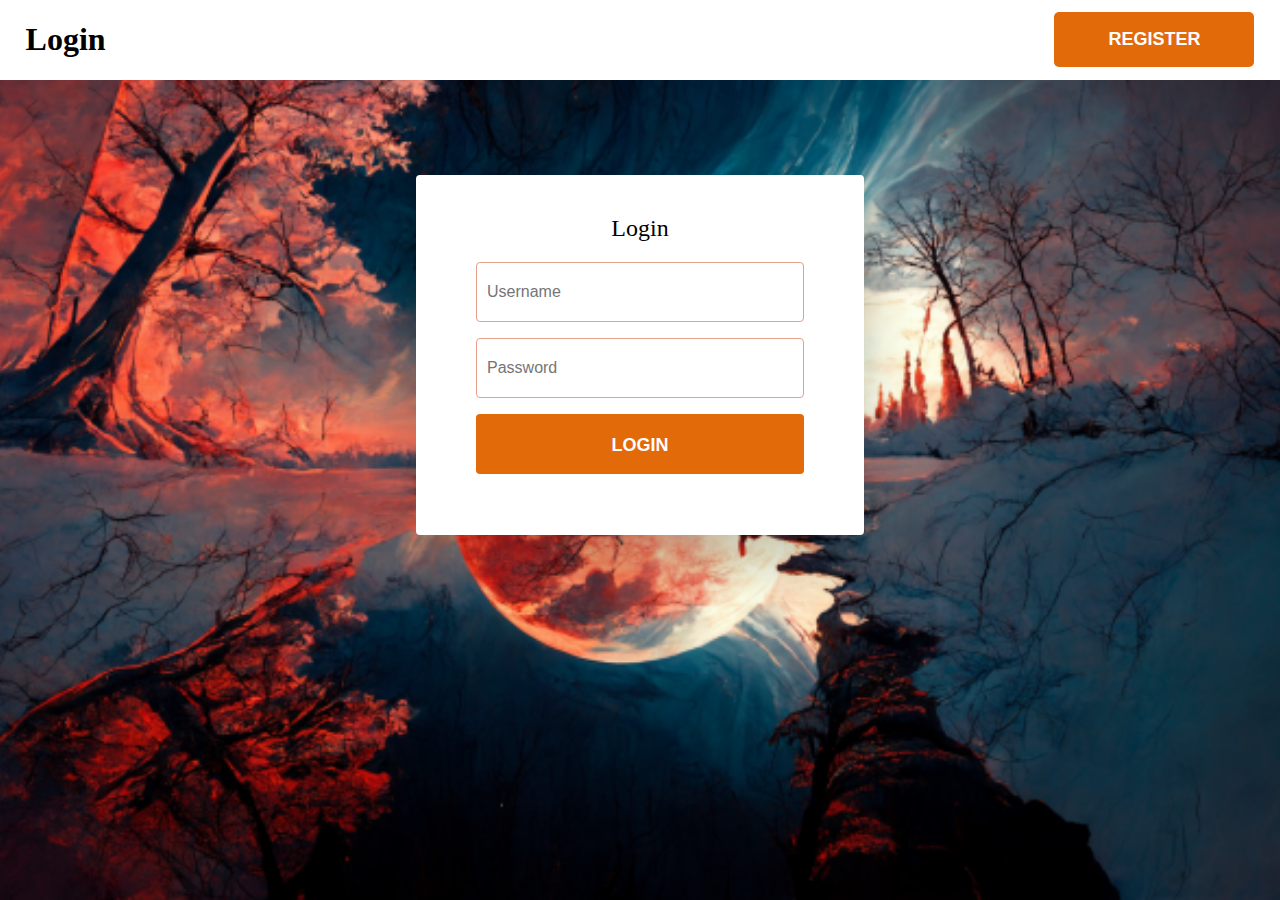
<file: Index.html>
<html lang="en">
<head>
    <meta charset="UTF-8">
    <meta http-equiv="X-UA-Compatible" content="IE=edge">
    <meta name="viewport" content="width=device-width, initial-scale=1.0">
    <title>Document</title>
    <link rel="stylesheet" href="Style.css">
    <script src="script.js"></script>
</head>
<body>
    <div class="header">
        <div class="content">
            <h1>Login</h1>
            <button id="hregister" class="register" onclick="window.location.href = 'register.html';">
              REGISTER
            </button>
        </div>
    </div>

    <div id="login-form-wrap">
      <h2>Login</h2>
      <form id="login-form">
        <p>
          <input type="text" id="username" name="username" placeholder="Username" required>
          <i class="validation"><span></span><span></span></i>
        </p>
        <p>
          <input type="password" id="password" name="password" placeholder="Password" required>
          <i class="validation"><span></span><span></span></i>
        </p>
        <p>
          <input type="submit" id="login" class="login" value="Login">
        </p>
      </form>
    </div>

</body>
</html>
</file>
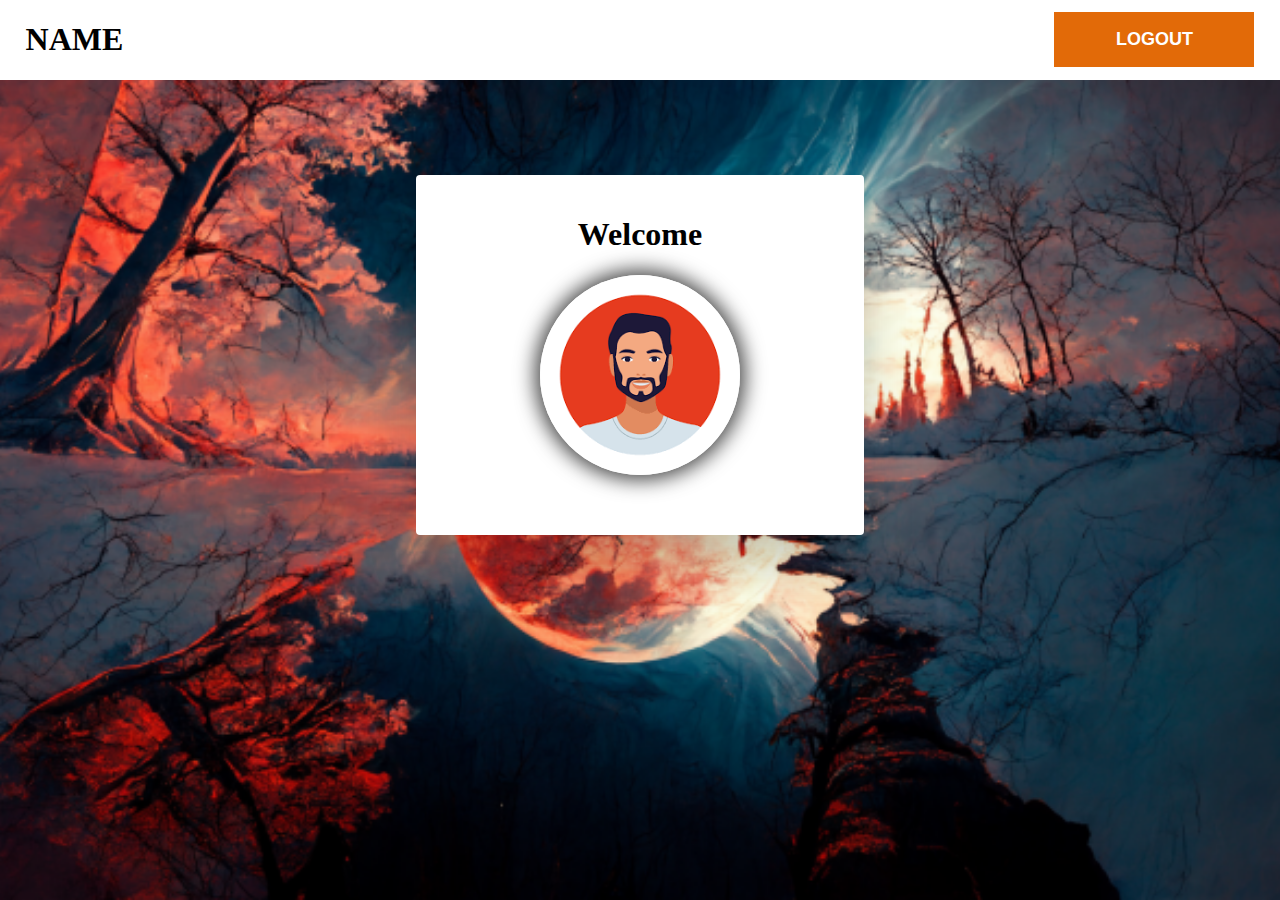
<file: home.html>
<!DOCTYPE html>
<html lang="en">
<head>
    <meta charset="UTF-8">
    <meta http-equiv="X-UA-Compatible" content="IE=edge">
    <meta name="viewport" content="width=device-width, initial-scale=1.0">
    <link rel="stylesheet" href="Style.css">
    <script src="script.js"></script>
    <title>Home</title>
</head>
<body>
    <div class="header">
        <div class="content">
            <h1 id="name">NAME</h1>
            <button id="logout" class="login" onclick="location.href='Index.html';">
              LOGOUT
            </button>
        </div>
    </div>

    <div id="login-form-wrap">
        <h1>Welcome</h1>
        <img src="profile.jpg" alt="pic" id="pic">
    </div>
</body>
</html>
</file>
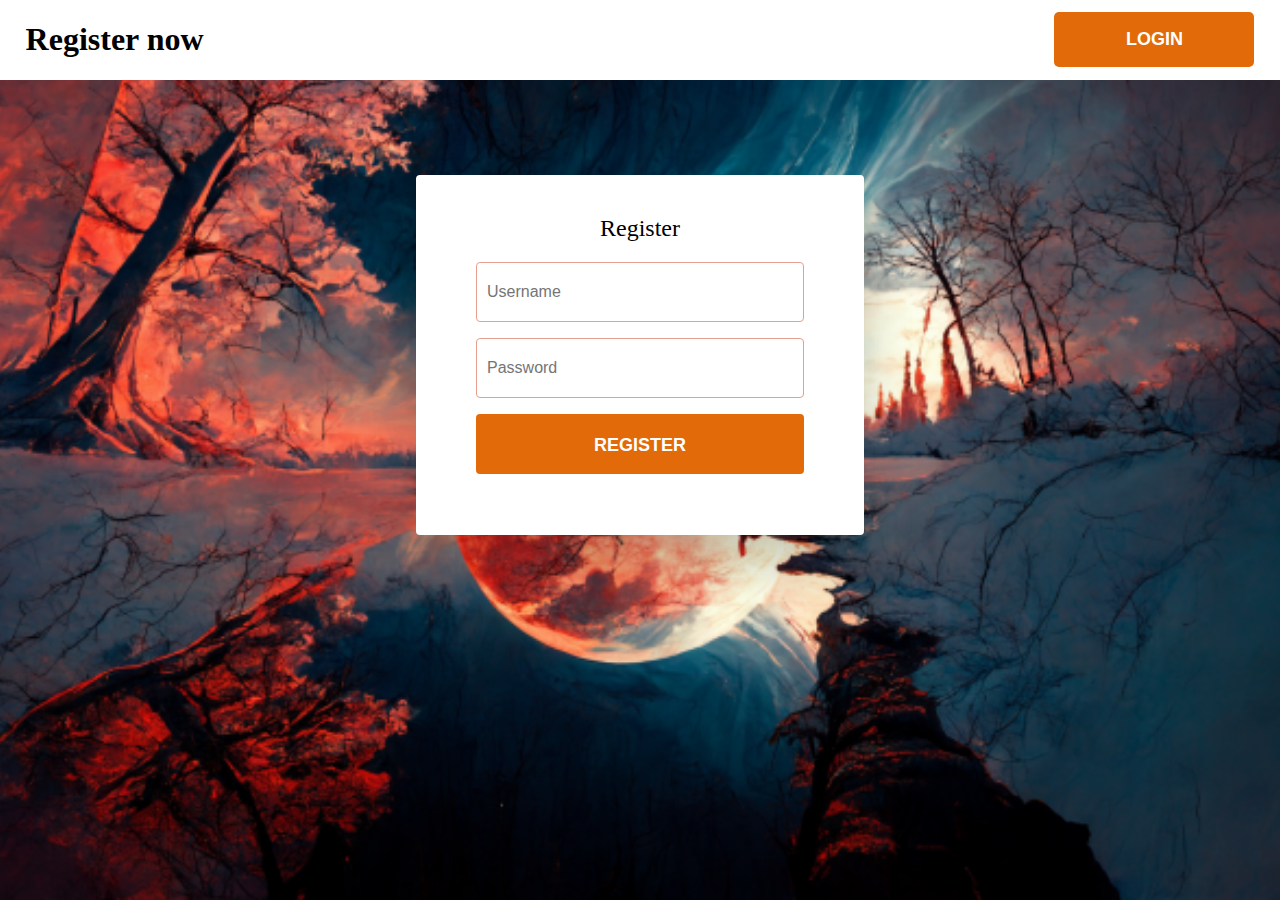
<file: register.html>
<!DOCTYPE html>
<html lang="en">
<head>
    <meta charset="UTF-8">
    <meta http-equiv="X-UA-Compatible" content="IE=edge">
    <meta name="viewport" content="width=device-width, initial-scale=1.0">
    <link rel="stylesheet" href="Style.css">
    <script src="script.js"></script>
    <title>Register</title>
</head>
<body>
    <div class="header">
        <div class="content">
            <h1>Register now</h1>
            <button id="hlogin" class="login" onclick="location.href='Index.html';">
              LOGIN
            </button>
        </div>
    </div>

    <div id="login-form-wrap">
      <h2>Register</h2>
      <form id="login-form">
        <p>
        <input type="text" id="username" name="username" placeholder="Username" required><i class="validation"><span></span><span></span></i>
        </p>
        <p>
        <input type="password" id="password" name="password" placeholder="Password" required><i class="validation"><span></span><span></span></i>
        </p>
        <p>
        <input type="submit" id="register" class="register" value="Register">
        </p>
      </form>
    </div>
</body>
</html>
</file>
<file: Style.css>
body{
    background-image: url(image\ 1.png);
    height: 100vh;
    background-position: center;
    background-repeat: no-repeat;
    background-size: cover;
    margin: 0%;
    padding: 0;
}
.header{
    background-color:white;
    height: 80px;
    /* display: flex;
    align-items: center; */
    /* justify-content: space-between; */
    /* padding-left: 25px; */
    }

.content{
    display: flex;
    align-items: center;
    justify-content: space-between;
    opacity: 1;
    padding-left: 2%;
    padding-right: 2%;
}

.register{
    border: none;
    display: block;
    background-color: #e26a08;
    color: #fff;
    font-weight: bold;
    text-transform: uppercase;
    cursor: pointer;
    -webkit-transition: all 0.2s ease;
    transition: all 0.2s ease;
    font-size: 18px;
    position: relative;
    display: inline-block;
    cursor: pointer;
    text-align: center;
}
.register:hover {
    background-color: #fc784f;
    background-color: ;
  -webkit-transition: all 0.2s ease;
  transition: all 0.2s ease;
  }

  #hregister{
    width: 200px;
    height: 55px;
    border-radius: 5px;
  }

  .register:active{
    transform: scale(0.98);
  }

  h2 {
    font-weight: 300;
    text-align: center;
  }
  
  p {
    position: relative;
  }
  
  a,
  a:link,
  a:visited,
  a:active {
    color: #3ca9e2;
    -webkit-transition: all 0.2s ease;
    transition: all 0.2s ease;
  }
  a:focus, a:hover,
  a:link:focus,
  a:link:hover,
  a:visited:focus,
  a:visited:hover,
  a:active:focus,
  a:active:hover {
    color: #329dd5;
    -webkit-transition: all 0.2s ease;
    transition: all 0.2s ease;
  }
  
  #login-form-wrap {
    background-color: #fff;
    width: 35%;
    height: 340px;
    margin: 95px auto;
    text-align: center;
    padding: 20px 0 0 0;
    border-radius: 4px;
    box-shadow: 0px 30px 50px 0px rgba(0, 0, 0, 0.2);
  }
  
  #login-form {
    padding: 0 60px;
  }
  
  input {
    display: block;
    box-sizing: border-box;
    width: 100%;
    outline: none;
    height: 60px;
    line-height: 60px;
    border-radius: 4px;
  }
  
  input[type="text"],
  input[type="email"],
  input[type="Password"] {
    width: 100%;
    padding: 0 0 0 10px;
    margin: 0;
    color: #8a8b8e;
    border: 1px solid #e69f8d;
    font-style: normal;
    font-size: 16px;
    -webkit-appearance: none;
       -moz-appearance: none;
            appearance: none;
    position: relative;
    display: inline-block;
    background: none;
  }
  input[type="text"]:focus,
  input[type="email"]:focus,
  input[type="Password"]:focus {
    border-color: #f86436;
  }
  input[type="text"]:focus:invalid,
  input[type="email"]:focus:invalid,
  input[type="Password"]:focus:invalid {
    color: #cc1e2b;
    border-color: #cc1e2b;
  }
  input[type="text"]:valid ~ .validation,
  input[type="email"]:valid ~ .validation,
  input[type="Password"]:valid ~ .validation {
    display: block;
    border-color: #0C0;
  }
  input[type="text"]:valid ~ .validation span,
  input[type="email"]:valid ~ .validation span,
  input[type="Password"]:valid ~ .validation span {
    background: #0C0;
    position: absolute;
    border-radius: 6px;
  }
  input[type="text"]:valid ~ .validation span:first-child,
  input[type="email"]:valid ~ .validation span:first-child,
  input[type="Password"]:valid ~ .validation span:first-child {
    top: 30px;
    left: 14px;
    width: 20px;
    height: 3px;
    -webkit-transform: rotate(-45deg);
            transform: rotate(-45deg);
  }
  input[type="text"]:valid ~ .validation span:last-child,
  input[type="email"]:valid ~ .validation span:last-child,
  input[type="Password"]:valid ~ .validation span:last-child {
    top: 35px;
    left: 8px;
    width: 11px;
    height: 3px;
    -webkit-transform: rotate(45deg);
            transform: rotate(45deg);
  }
  
  .validation {
    display: none;
    position: absolute;
    content: " ";
    height: 60px;
    width: 30px;
    right: 15px;
    top: 0px;
  }
  
  .login {
    border: none;
    display: block;
    background-color: #e26a08;
    color: #fff;
    font-weight: bold;
    text-transform: uppercase;
    cursor: pointer;
    -webkit-transition: all 0.2s ease;
    transition: all 0.2s ease;
    font-size: 18px;
    position: relative;
    display: inline-block;
    cursor: pointer;
    text-align: center;
    
  }

  #hlogin{
    width: 200px;
    height: 55px;
    border-radius: 5px;
  }

  .login:hover {
    background-color: #fc784f;
    -webkit-transition: all 0.2s ease;
    transition: all 0.2s ease;
  }

  .login:active {
    transform: scale(0.98);
  }

  #logout{
    width: 200px;
    height: 55px;
  }

  img{
    width: 200px;
    height: 200px;
    border-radius: 100pt;
    box-shadow: 0 0 20px 5px rgb(71, 71, 71);
  }
</file>
